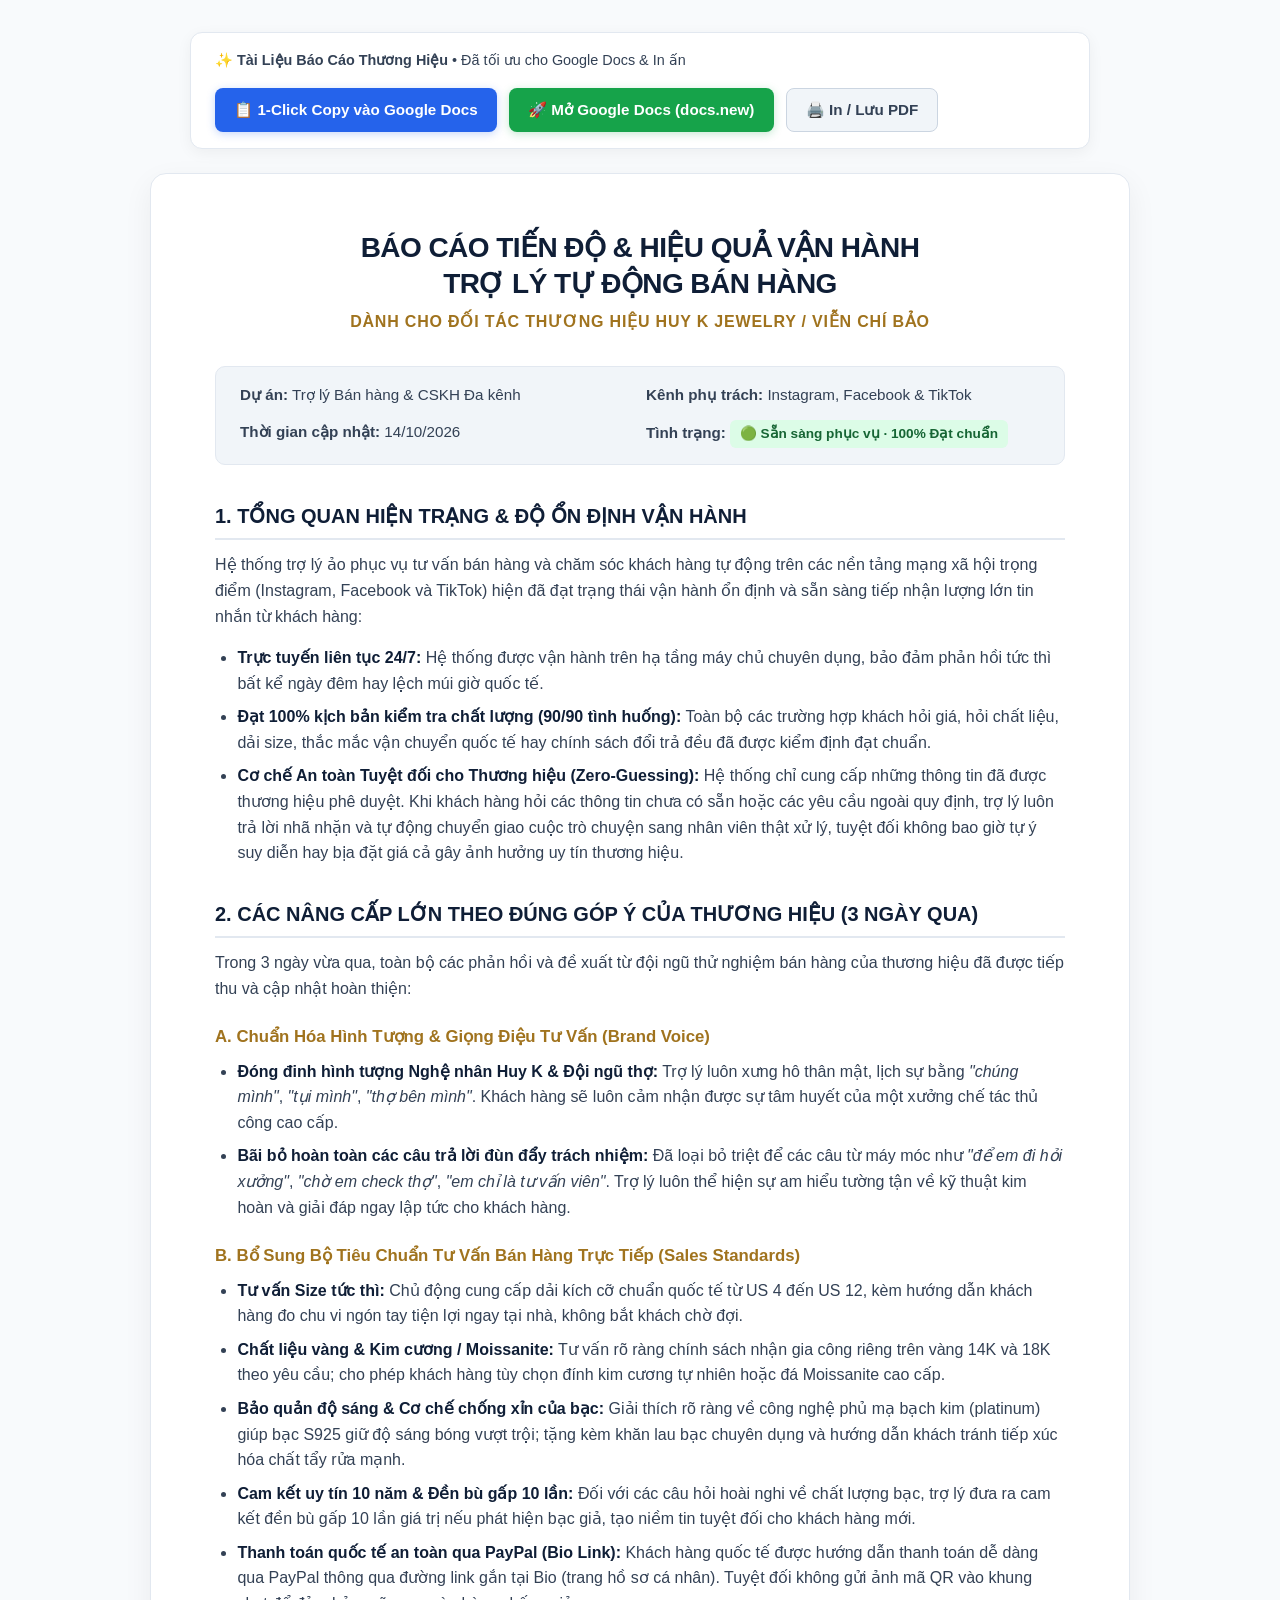
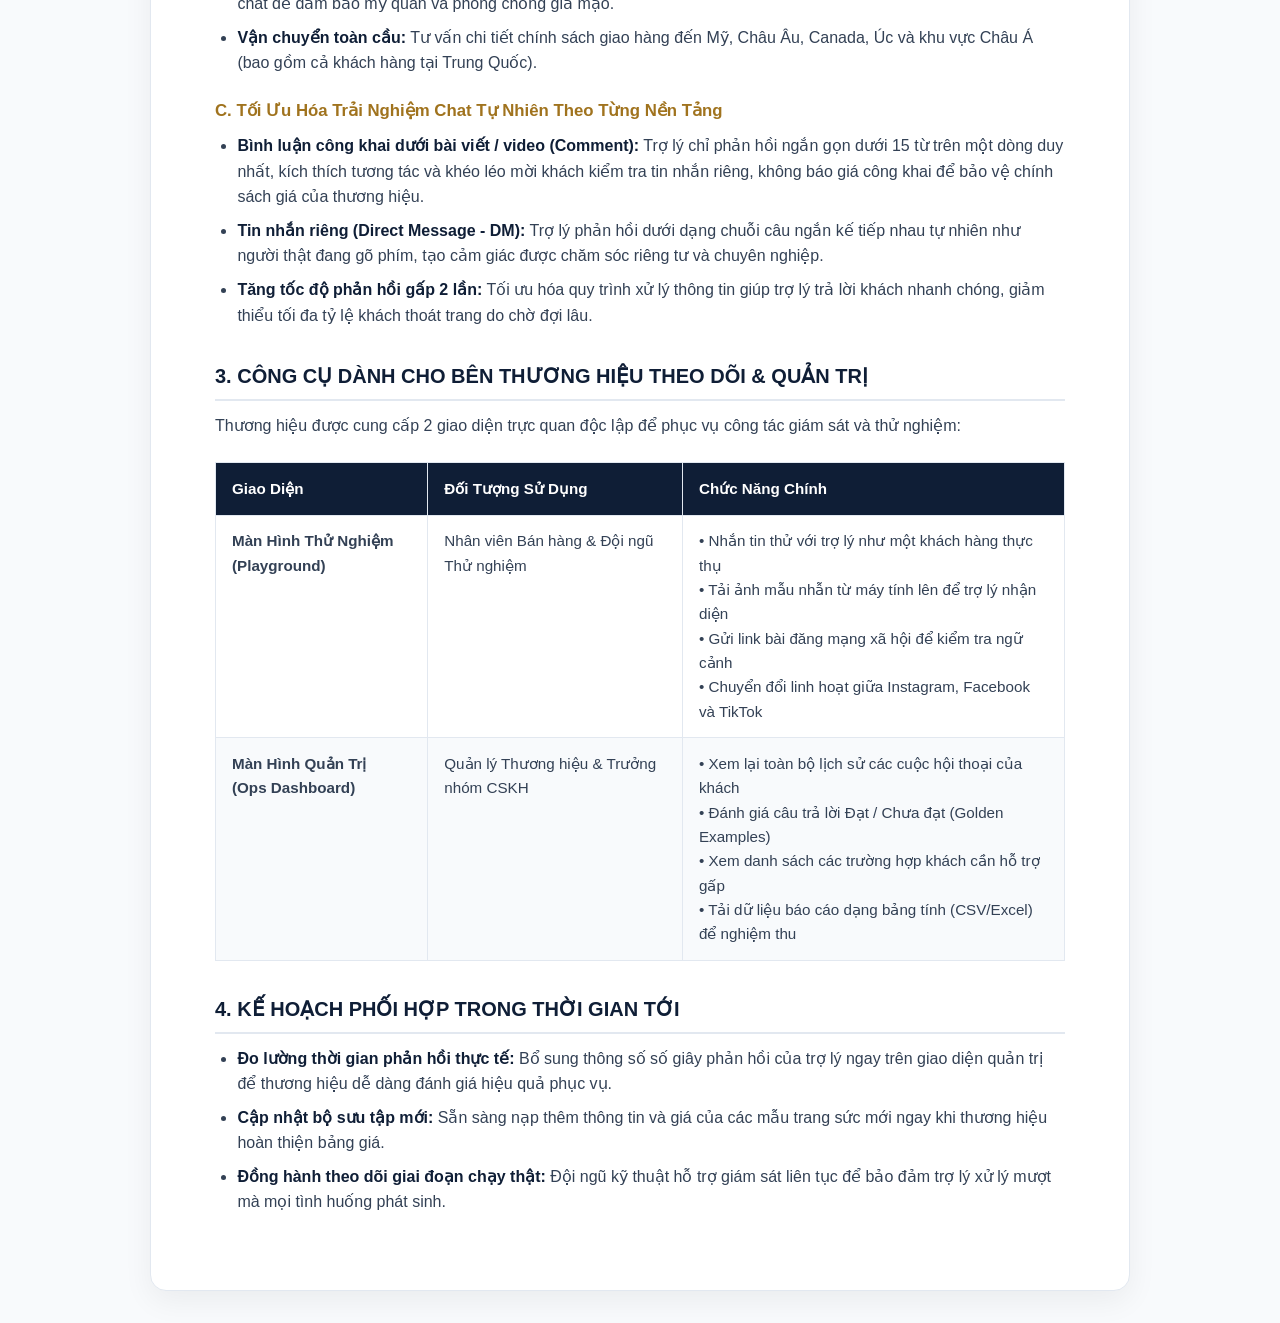
<file: docs/BAO_CAO_TIEN_DO_CHO_BRAND.html>
<!DOCTYPE html>
<html lang="vi">
<head>
  <meta charset="UTF-8">
  <meta name="viewport" content="width=device-width, initial-scale=1.0">
  <title>Báo Cáo Tiến Độ & Hiệu Quả Vận Hành Trợ Lý Bán Hàng</title>
  <style>
    :root {
      --primary: #0f1e36;
      --gold: #a0731e;
      --gold-light: #fef9ed;
      --text: #334155;
      --text-dark: #0f172a;
      --border: #e2e8f0;
      --bg: #f8fafc;
      --card-bg: #ffffff;
      --green: #166534;
      --green-bg: #dcfce7;
    }
    body {
      font-family: -apple-system, BlinkMacSystemFont, "Segoe UI", Roboto, "Helvetica Neue", Arial, sans-serif;
      line-height: 1.6;
      color: var(--text);
      background-color: var(--bg);
      margin: 0;
      padding: 2rem 1rem;
    }
    .toolbar-container {
      max-width: 850px;
      margin: 0 auto 1.5rem auto;
      background: #ffffff;
      padding: 1rem 1.5rem;
      border-radius: 12px;
      box-shadow: 0 4px 15px rgba(0, 0, 0, 0.05);
      display: flex;
      flex-wrap: wrap;
      justify-content: space-between;
      align-items: center;
      gap: 1rem;
      border: 1px solid var(--border);
    }
    .toolbar-info {
      font-size: 0.9rem;
      color: var(--text);
    }
    .toolbar-actions {
      display: flex;
      gap: 0.75rem;
    }
    .btn {
      display: inline-flex;
      align-items: center;
      gap: 0.5rem;
      padding: 0.6rem 1.2rem;
      font-size: 0.95rem;
      font-weight: 600;
      border-radius: 8px;
      cursor: pointer;
      text-decoration: none;
      transition: all 0.2s ease;
      border: none;
    }
    .btn-copy {
      background: #2563eb;
      color: #ffffff;
      box-shadow: 0 2px 8px rgba(37, 99, 235, 0.25);
    }
    .btn-copy:hover {
      background: #1d4ed8;
      transform: translateY(-1px);
    }
    .btn-docs {
      background: #16a34a;
      color: #ffffff;
      box-shadow: 0 2px 8px rgba(22, 163, 74, 0.25);
    }
    .btn-docs:hover {
      background: #15803d;
      transform: translateY(-1px);
    }
    .btn-print {
      background: #f1f5f9;
      color: #334155;
      border: 1px solid #cbd5e1;
    }
    .btn-print:hover {
      background: #e2e8f0;
    }
    .paper {
      max-width: 850px;
      margin: 0 auto;
      background: var(--card-bg);
      padding: 3.5rem 4rem;
      box-shadow: 0 10px 30px rgba(0, 0, 0, 0.06);
      border-radius: 16px;
      border: 1px solid var(--border);
    }
    h1 {
      font-size: 1.75rem;
      font-weight: 800;
      color: var(--primary);
      text-align: center;
      margin: 0 0 0.4rem 0;
      letter-spacing: -0.02em;
      line-height: 1.3;
    }
    .brand-sub {
      text-align: center;
      font-size: 1rem;
      font-weight: 700;
      color: var(--gold);
      margin-bottom: 2rem;
      text-transform: uppercase;
      letter-spacing: 0.05em;
    }
    .meta-box {
      background: #f1f5f9;
      border-radius: 10px;
      padding: 1rem 1.5rem;
      margin-bottom: 2.2rem;
      display: grid;
      grid-template-columns: 1fr 1fr;
      gap: 0.75rem;
      font-size: 0.95rem;
      border: 1px solid #e2e8f0;
    }
    .badge-status {
      display: inline-block;
      background: var(--green-bg);
      color: var(--green);
      padding: 0.2rem 0.6rem;
      border-radius: 6px;
      font-weight: 600;
      font-size: 0.85rem;
    }
    h2 {
      font-size: 1.25rem;
      font-weight: 700;
      color: var(--primary);
      margin-top: 2rem;
      margin-bottom: 0.75rem;
      padding-bottom: 0.4rem;
      border-bottom: 2px solid #e2e8f0;
    }
    h3 {
      font-size: 1.05rem;
      font-weight: 700;
      color: var(--gold);
      margin-top: 1.4rem;
      margin-bottom: 0.5rem;
    }
    p {
      margin-top: 0;
      margin-bottom: 1rem;
      color: var(--text);
    }
    ul {
      margin-top: 0;
      margin-bottom: 1.2rem;
      padding-left: 1.4rem;
    }
    li {
      margin-bottom: 0.5rem;
    }
    li strong {
      color: var(--primary);
    }
    table {
      width: 100%;
      border-collapse: collapse;
      margin: 1.5rem 0;
      font-size: 0.95rem;
    }
    th {
      background-color: var(--primary);
      color: #ffffff;
      font-weight: 600;
      text-align: left;
      padding: 0.85rem 1rem;
      border: 1px solid var(--border);
    }
    td {
      padding: 0.85rem 1rem;
      border: 1px solid var(--border);
      vertical-align: top;
    }
    tr:nth-child(even) td {
      background-color: #f8fafc;
    }
    .toast {
      position: fixed;
      bottom: 2rem;
      right: 2rem;
      background: #0f172a;
      color: #ffffff;
      padding: 1rem 1.5rem;
      border-radius: 10px;
      box-shadow: 0 10px 25px rgba(0,0,0,0.2);
      font-size: 0.95rem;
      display: none;
      z-index: 9999;
      animation: fadeIn 0.3s ease;
    }
    @keyframes fadeIn {
      from { opacity: 0; transform: translateY(10px); }
      to { opacity: 1; transform: translateY(0); }
    }
    @media print {
      body { background: #fff; padding: 0; }
      .toolbar-container { display: none; }
      .paper { box-shadow: none; border: none; padding: 0; }
    }
  </style>
</head>
<body>

  <!-- Floating Action Bar -->
  <div class="toolbar-container">
    <div class="toolbar-info">
      <strong>✨ Tài Liệu Báo Cáo Thương Hiệu</strong> &bull; Đã tối ưu cho Google Docs & In ấn
    </div>
    <div class="toolbar-actions">
      <button class="btn btn-copy" onclick="copyFormattedReport()">
        📋 1-Click Copy vào Google Docs
      </button>
      <a class="btn btn-docs" href="https://docs.new" target="_blank" rel="noopener noreferrer">
        🚀 Mở Google Docs (docs.new)
      </a>
      <button class="btn btn-print" onclick="window.print()">
        🖨️ In / Lưu PDF
      </button>
    </div>
  </div>

  <!-- Document Paper -->
  <div class="paper" id="report-content">
    <h1>BÁO CÁO TIẾN ĐỘ & HIỆU QUẢ VẬN HÀNH<br>TRỢ LÝ TỰ ĐỘNG BÁN HÀNG</h1>
    <div class="brand-sub">DÀNH CHO ĐỐI TÁC THƯƠNG HIỆU HUY K JEWELRY / VIỄN CHÍ BẢO</div>

    <div class="meta-box">
      <div><strong>Dự án:</strong> Trợ lý Bán hàng & CSKH Đa kênh</div>
      <div><strong>Kênh phụ trách:</strong> Instagram, Facebook & TikTok</div>
      <div><strong>Thời gian cập nhật:</strong> 14/10/2026</div>
      <div><strong>Tình trạng:</strong> <span class="badge-status">🟢 Sẵn sàng phục vụ · 100% Đạt chuẩn</span></div>
    </div>

    <h2>1. TỔNG QUAN HIỆN TRẠNG & ĐỘ ỔN ĐỊNH VẬN HÀNH</h2>
    <p>Hệ thống trợ lý ảo phục vụ tư vấn bán hàng và chăm sóc khách hàng tự động trên các nền tảng mạng xã hội trọng điểm (Instagram, Facebook và TikTok) hiện đã đạt trạng thái vận hành ổn định và sẵn sàng tiếp nhận lượng lớn tin nhắn từ khách hàng:</p>
    <ul>
      <li><strong>Trực tuyến liên tục 24/7:</strong> Hệ thống được vận hành trên hạ tầng máy chủ chuyên dụng, bảo đảm phản hồi tức thì bất kể ngày đêm hay lệch múi giờ quốc tế.</li>
      <li><strong>Đạt 100% kịch bản kiểm tra chất lượng (90/90 tình huống):</strong> Toàn bộ các trường hợp khách hỏi giá, hỏi chất liệu, dải size, thắc mắc vận chuyển quốc tế hay chính sách đổi trả đều đã được kiểm định đạt chuẩn.</li>
      <li><strong>Cơ chế An toàn Tuyệt đối cho Thương hiệu (Zero-Guessing):</strong> Hệ thống chỉ cung cấp những thông tin đã được thương hiệu phê duyệt. Khi khách hàng hỏi các thông tin chưa có sẵn hoặc các yêu cầu ngoài quy định, trợ lý luôn trả lời nhã nhặn và tự động chuyển giao cuộc trò chuyện sang nhân viên thật xử lý, tuyệt đối không bao giờ tự ý suy diễn hay bịa đặt giá cả gây ảnh hưởng uy tín thương hiệu.</li>
    </ul>

    <h2>2. CÁC NÂNG CẤP LỚN THEO ĐÚNG GÓP Ý CỦA THƯƠNG HIỆU (3 NGÀY QUA)</h2>
    <p>Trong 3 ngày vừa qua, toàn bộ các phản hồi và đề xuất từ đội ngũ thử nghiệm bán hàng của thương hiệu đã được tiếp thu và cập nhật hoàn thiện:</p>

    <h3>A. Chuẩn Hóa Hình Tượng & Giọng Điệu Tư Vấn (Brand Voice)</h3>
    <ul>
      <li><strong>Đóng đinh hình tượng Nghệ nhân Huy K & Đội ngũ thợ:</strong> Trợ lý luôn xưng hô thân mật, lịch sự bằng <em>"chúng mình"</em>, <em>"tụi mình"</em>, <em>"thợ bên mình"</em>. Khách hàng sẽ luôn cảm nhận được sự tâm huyết của một xưởng chế tác thủ công cao cấp.</li>
      <li><strong>Bãi bỏ hoàn toàn các câu trả lời đùn đẩy trách nhiệm:</strong> Đã loại bỏ triệt để các câu từ máy móc như <em>"để em đi hỏi xưởng"</em>, <em>"chờ em check thợ"</em>, <em>"em chỉ là tư vấn viên"</em>. Trợ lý luôn thể hiện sự am hiểu tường tận về kỹ thuật kim hoàn và giải đáp ngay lập tức cho khách hàng.</li>
    </ul>

    <h3>B. Bổ Sung Bộ Tiêu Chuẩn Tư Vấn Bán Hàng Trực Tiếp (Sales Standards)</h3>
    <ul>
      <li><strong>Tư vấn Size tức thì:</strong> Chủ động cung cấp dải kích cỡ chuẩn quốc tế từ US 4 đến US 12, kèm hướng dẫn khách hàng đo chu vi ngón tay tiện lợi ngay tại nhà, không bắt khách chờ đợi.</li>
      <li><strong>Chất liệu vàng & Kim cương / Moissanite:</strong> Tư vấn rõ ràng chính sách nhận gia công riêng trên vàng 14K và 18K theo yêu cầu; cho phép khách hàng tùy chọn đính kim cương tự nhiên hoặc đá Moissanite cao cấp.</li>
      <li><strong>Bảo quản độ sáng & Cơ chế chống xỉn của bạc:</strong> Giải thích rõ ràng về công nghệ phủ mạ bạch kim (platinum) giúp bạc S925 giữ độ sáng bóng vượt trội; tặng kèm khăn lau bạc chuyên dụng và hướng dẫn khách tránh tiếp xúc hóa chất tẩy rửa mạnh.</li>
      <li><strong>Cam kết uy tín 10 năm & Đền bù gấp 10 lần:</strong> Đối với các câu hỏi hoài nghi về chất lượng bạc, trợ lý đưa ra cam kết đền bù gấp 10 lần giá trị nếu phát hiện bạc giả, tạo niềm tin tuyệt đối cho khách hàng mới.</li>
      <li><strong>Thanh toán quốc tế an toàn qua PayPal (Bio Link):</strong> Khách hàng quốc tế được hướng dẫn thanh toán dễ dàng qua PayPal thông qua đường link gắn tại Bio (trang hồ sơ cá nhân). Tuyệt đối không gửi ảnh mã QR vào khung chat để đảm bảo mỹ quan và phòng chống giả mạo.</li>
      <li><strong>Vận chuyển toàn cầu:</strong> Tư vấn chi tiết chính sách giao hàng đến Mỹ, Châu Âu, Canada, Úc và khu vực Châu Á (bao gồm cả khách hàng tại Trung Quốc).</li>
    </ul>

    <h3>C. Tối Ưu Hóa Trải Nghiệm Chat Tự Nhiên Theo Từng Nền Tảng</h3>
    <ul>
      <li><strong>Bình luận công khai dưới bài viết / video (Comment):</strong> Trợ lý chỉ phản hồi ngắn gọn dưới 15 từ trên một dòng duy nhất, kích thích tương tác và khéo léo mời khách kiểm tra tin nhắn riêng, không báo giá công khai để bảo vệ chính sách giá của thương hiệu.</li>
      <li><strong>Tin nhắn riêng (Direct Message - DM):</strong> Trợ lý phản hồi dưới dạng chuỗi câu ngắn kế tiếp nhau tự nhiên như người thật đang gõ phím, tạo cảm giác được chăm sóc riêng tư và chuyên nghiệp.</li>
      <li><strong>Tăng tốc độ phản hồi gấp 2 lần:</strong> Tối ưu hóa quy trình xử lý thông tin giúp trợ lý trả lời khách nhanh chóng, giảm thiểu tối đa tỷ lệ khách thoát trang do chờ đợi lâu.</li>
    </ul>

    <h2>3. CÔNG CỤ DÀNH CHO BÊN THƯƠNG HIỆU THEO DÕI & QUẢN TRỊ</h2>
    <p>Thương hiệu được cung cấp 2 giao diện trực quan độc lập để phục vụ công tác giám sát và thử nghiệm:</p>

    <table>
      <thead>
        <tr>
          <th style="width: 25%;">Giao Diện</th>
          <th style="width: 30%;">Đối Tượng Sử Dụng</th>
          <th>Chức Năng Chính</th>
        </tr>
      </thead>
      <tbody>
        <tr>
          <td><strong>Màn Hình Thử Nghiệm<br>(Playground)</strong></td>
          <td>Nhân viên Bán hàng & Đội ngũ Thử nghiệm</td>
          <td>
            &bull; Nhắn tin thử với trợ lý như một khách hàng thực thụ<br>
            &bull; Tải ảnh mẫu nhẫn từ máy tính lên để trợ lý nhận diện<br>
            &bull; Gửi link bài đăng mạng xã hội để kiểm tra ngữ cảnh<br>
            &bull; Chuyển đổi linh hoạt giữa Instagram, Facebook và TikTok
          </td>
        </tr>
        <tr>
          <td><strong>Màn Hình Quản Trị<br>(Ops Dashboard)</strong></td>
          <td>Quản lý Thương hiệu & Trưởng nhóm CSKH</td>
          <td>
            &bull; Xem lại toàn bộ lịch sử các cuộc hội thoại của khách<br>
            &bull; Đánh giá câu trả lời Đạt / Chưa đạt (Golden Examples)<br>
            &bull; Xem danh sách các trường hợp khách cần hỗ trợ gấp<br>
            &bull; Tải dữ liệu báo cáo dạng bảng tính (CSV/Excel) để nghiệm thu
          </td>
        </tr>
      </tbody>
    </table>

    <h2>4. KẾ HOẠCH PHỐI HỢP TRONG THỜI GIAN TỚI</h2>
    <ul>
      <li><strong>Đo lường thời gian phản hồi thực tế:</strong> Bổ sung thông số số giây phản hồi của trợ lý ngay trên giao diện quản trị để thương hiệu dễ dàng đánh giá hiệu quả phục vụ.</li>
      <li><strong>Cập nhật bộ sưu tập mới:</strong> Sẵn sàng nạp thêm thông tin và giá của các mẫu trang sức mới ngay khi thương hiệu hoàn thiện bảng giá.</li>
      <li><strong>Đồng hành theo dõi giai đoạn chạy thật:</strong> Đội ngũ kỹ thuật hỗ trợ giám sát liên tục để bảo đảm trợ lý xử lý mượt mà mọi tình huống phát sinh.</li>
    </ul>
  </div>

  <div id="toast" class="toast">
    ✅ <strong>Đã sao chép toàn bộ báo cáo!</strong><br>
    Bây giờ bạn chỉ cần mở Google Docs (docs.new) và bấm <strong>Ctrl + V</strong> là xong!
  </div>

  <script>
    function copyFormattedReport() {
      const container = document.getElementById('report-content');
      const htmlContent = container.innerHTML;
      const textContent = container.innerText;

      if (navigator.clipboard && window.ClipboardItem) {
        const blobHtml = new Blob([htmlContent], { type: 'text/html' });
        const blobText = new Blob([textContent], { type: 'text/plain' });
        const item = new ClipboardItem({ 'text/html': blobHtml, 'text/plain': blobText });

        navigator.clipboard.write([item]).then(() => {
          showToast();
        }).catch(err => {
          fallbackCopy(container);
        });
      } else {
        fallbackCopy(container);
      }
    }

    function fallbackCopy(element) {
      const range = document.createRange();
      range.selectNodeContents(element);
      const selection = window.getSelection();
      selection.removeAllRanges();
      selection.addRange(range);
      try {
        document.execCommand('copy');
        showToast();
      } catch (e) {
        alert('Trình duyệt không cho phép copy tự động. Vui lòng bấm Ctrl + A và Ctrl + C để sao chép.');
      }
      selection.removeAllRanges();
    }

    function showToast() {
      const toast = document.getElementById('toast');
      toast.style.display = 'block';
      setTimeout(() => {
        toast.style.display = 'none';
      }, 4000);
    }
  </script>
</body>
</html>
</file>
